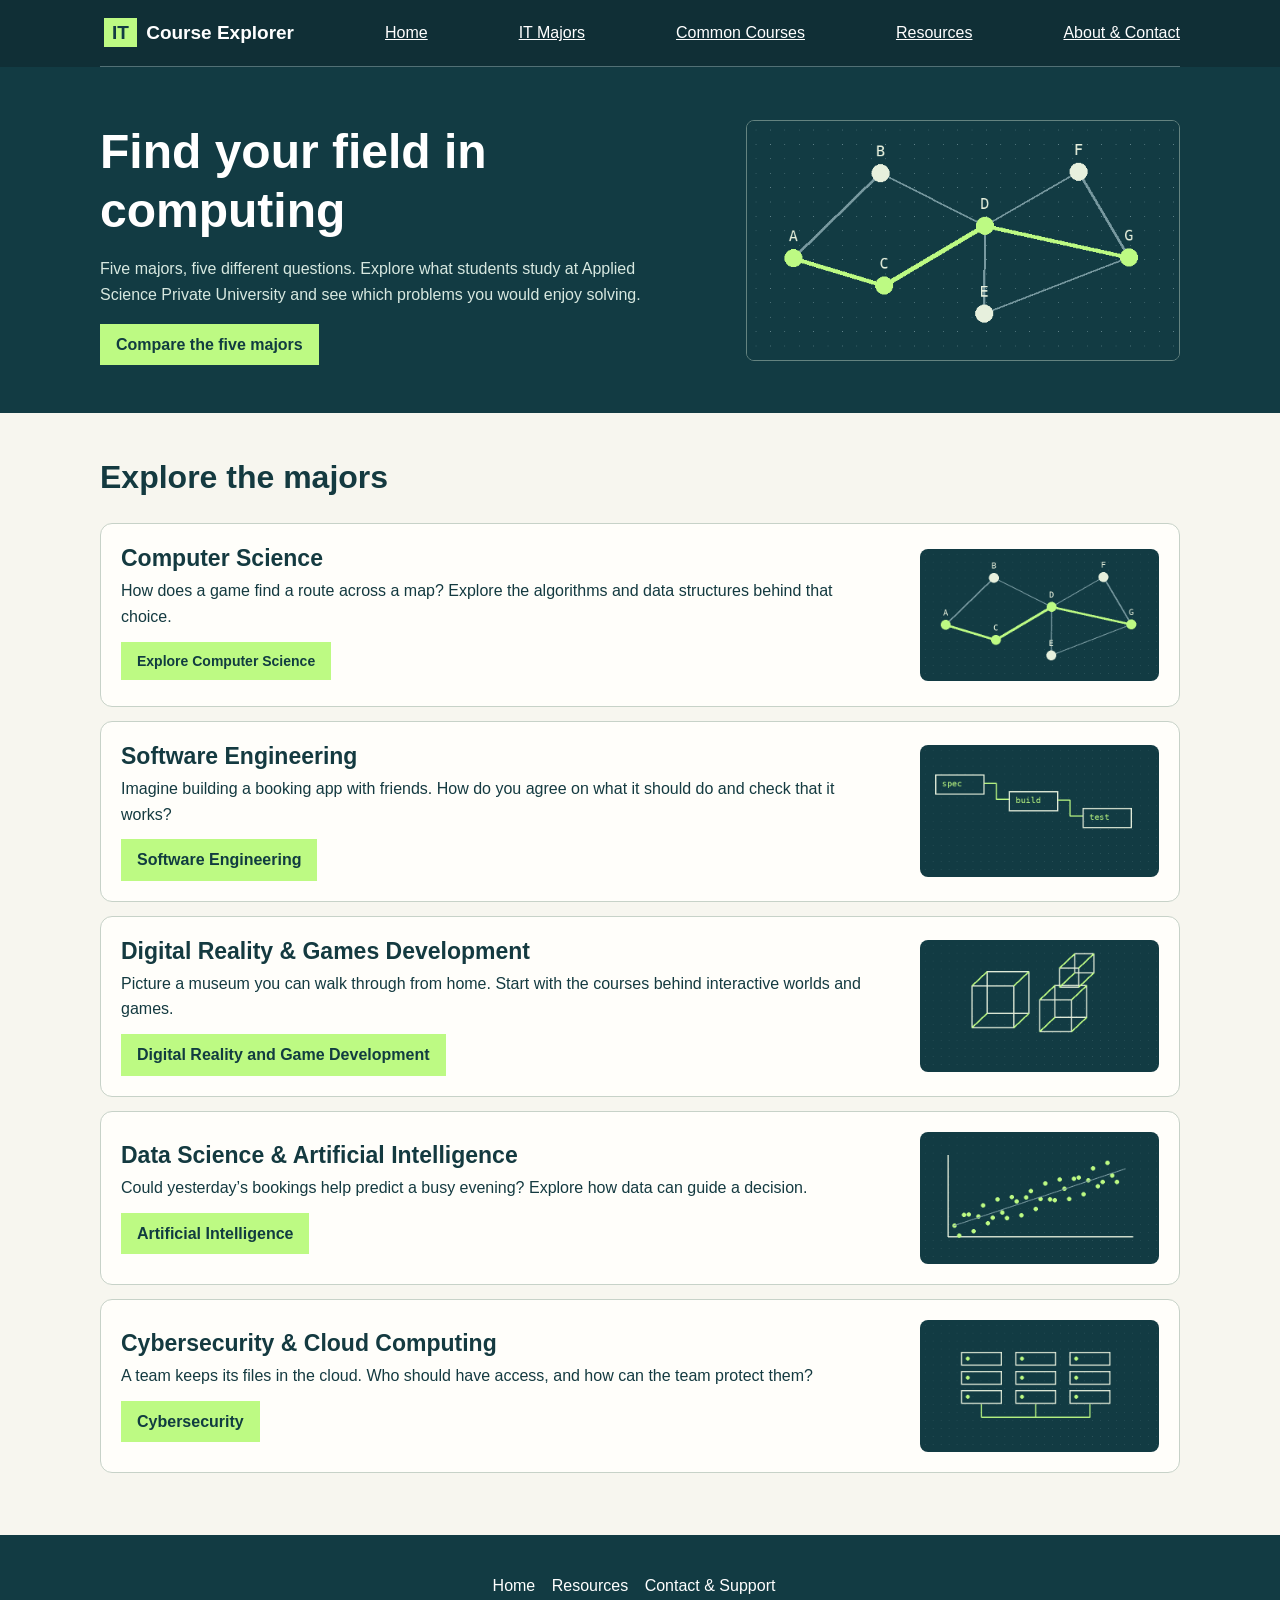
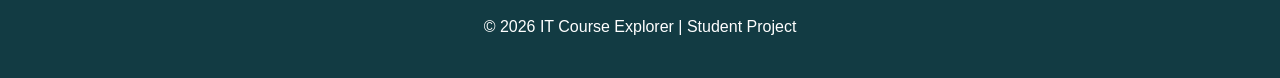
<file: index.html>
<!DOCTYPE html>
<html lang="en">
    <head>
        <meta charset="UTF-8">
        <title>Find your field in computing | IT Course Explorer</title>
        <link rel="stylesheet" href="style.css">
		    <meta name="viewport" content="width=device-width, initial-scale=1">

    </head>
    <body>
        <div class="topbar">
           <nav class="wrap" style="direction: ltr;">

    <a class="brand" id="home-link" href="index.html">
        <b>IT</b> Course Explorer
    </a>

    <a href="index.html">Home</a>
    <a href="#majors">IT Majors</a>
    <a href="common-courses.html">Common Courses</a>
    <a href="resources.html">Resources</a>
    <a href="contact.html">About &amp; Contact</a>

</nav>
        </div>
        <div style="background-color: #123b43; color: white;">
            <div class="hero wrap">
                <div>
                    <h1>Find your field in computing</h1>
                    <p>Five majors, five different questions. Explore what students study at Applied Science Private University and see which problems you would enjoy solving.</p>
                    <a class="action" href="#majors">Compare the five majors</a>
                </div>
                <img src="images/computer-science.png" alt="A map of seven connected points with the route A–C–D–G highlighted.">
            </div>
        </div>
        <div class="wrap" style="padding: 18px 0 48px;">
            <h2 id="majors">Explore the majors</h2>
            <p class="source">
                <!-- هذا مرجع | من برة المادة: أسماء التخصصات الخمسة -->
                <!-- هذا مرجع | من برة المادة: ASU · Directory of IT majors — https://www.asu.edu.jo/en/academic-programs/ -->
            </p>
            <div class="entry">
                <div>
                    <h3>Computer Science</h3>
                    <p>How does a game find a route across a map? Explore the algorithms and data structures behind that choice.</p>
                    <p class="source">
                        <a href="computer-science.html" class="action">Explore Computer Science</a>
                    </p>
                </div>
                <img src="images/computer-science.png" alt="">
            </div>
            <div class="entry">
                <div>
                    <h3>Software Engineering</h3>
                    <p>Imagine building a booking app with friends. How do you agree on what it should do and check that it works?</p>
                    <a href="SoftWear%20E1%20.html" class="action">Software Engineering</a>
                </div>
                <img src="images/software-engineering.png" alt="">
            </div>
            <div class="entry">
                <div>
                    <h3>Digital Reality &amp; Games Development</h3>
                    <p>Picture a museum you can walk through from home. Start with the courses behind interactive worlds and games.</p>
                    <a href="Digital%20Reality%20and%20Game%20Development.html" class="action">Digital Reality and Game Development</a>
                </div>
                <img src="images/game-development.png" alt="">
            </div>
            <div class="entry">
                <div>
                    <h3>Data Science &amp; Artificial Intelligence</h3>
                    <p>Could yesterday’s bookings help predict a busy evening? Explore how data can guide a decision.</p>
                    <a href="ai.html" class="action">Artificial Intelligence</a>
                </div>
                <img src="images/data-science.png" alt="">
            </div>
            <div class="entry">
                <div>
                    <h3>Cybersecurity &amp; Cloud Computing</h3>
                    <p>A team keeps its files in the cloud. Who should have access, and how can the team protect them?</p>
                    <a href="cybersecurity.html" class="action">Cybersecurity</a>
                </div>
                <br>
                <img src="images/cybersecurity.png" alt="">
            </div>
        </div>
		 <!-- Footer -->
    <div class="it-footer">

        <p>

            <a href="index.html">Home</a>

            <a href="resources.html">Resources</a>


            <a href="contact.html">Contact &amp; Support</a>

        </p>

        <p>
            &copy; 2026 IT Course Explorer | Student Project
        </p>

    </div>

    </body>
</html>
</file>
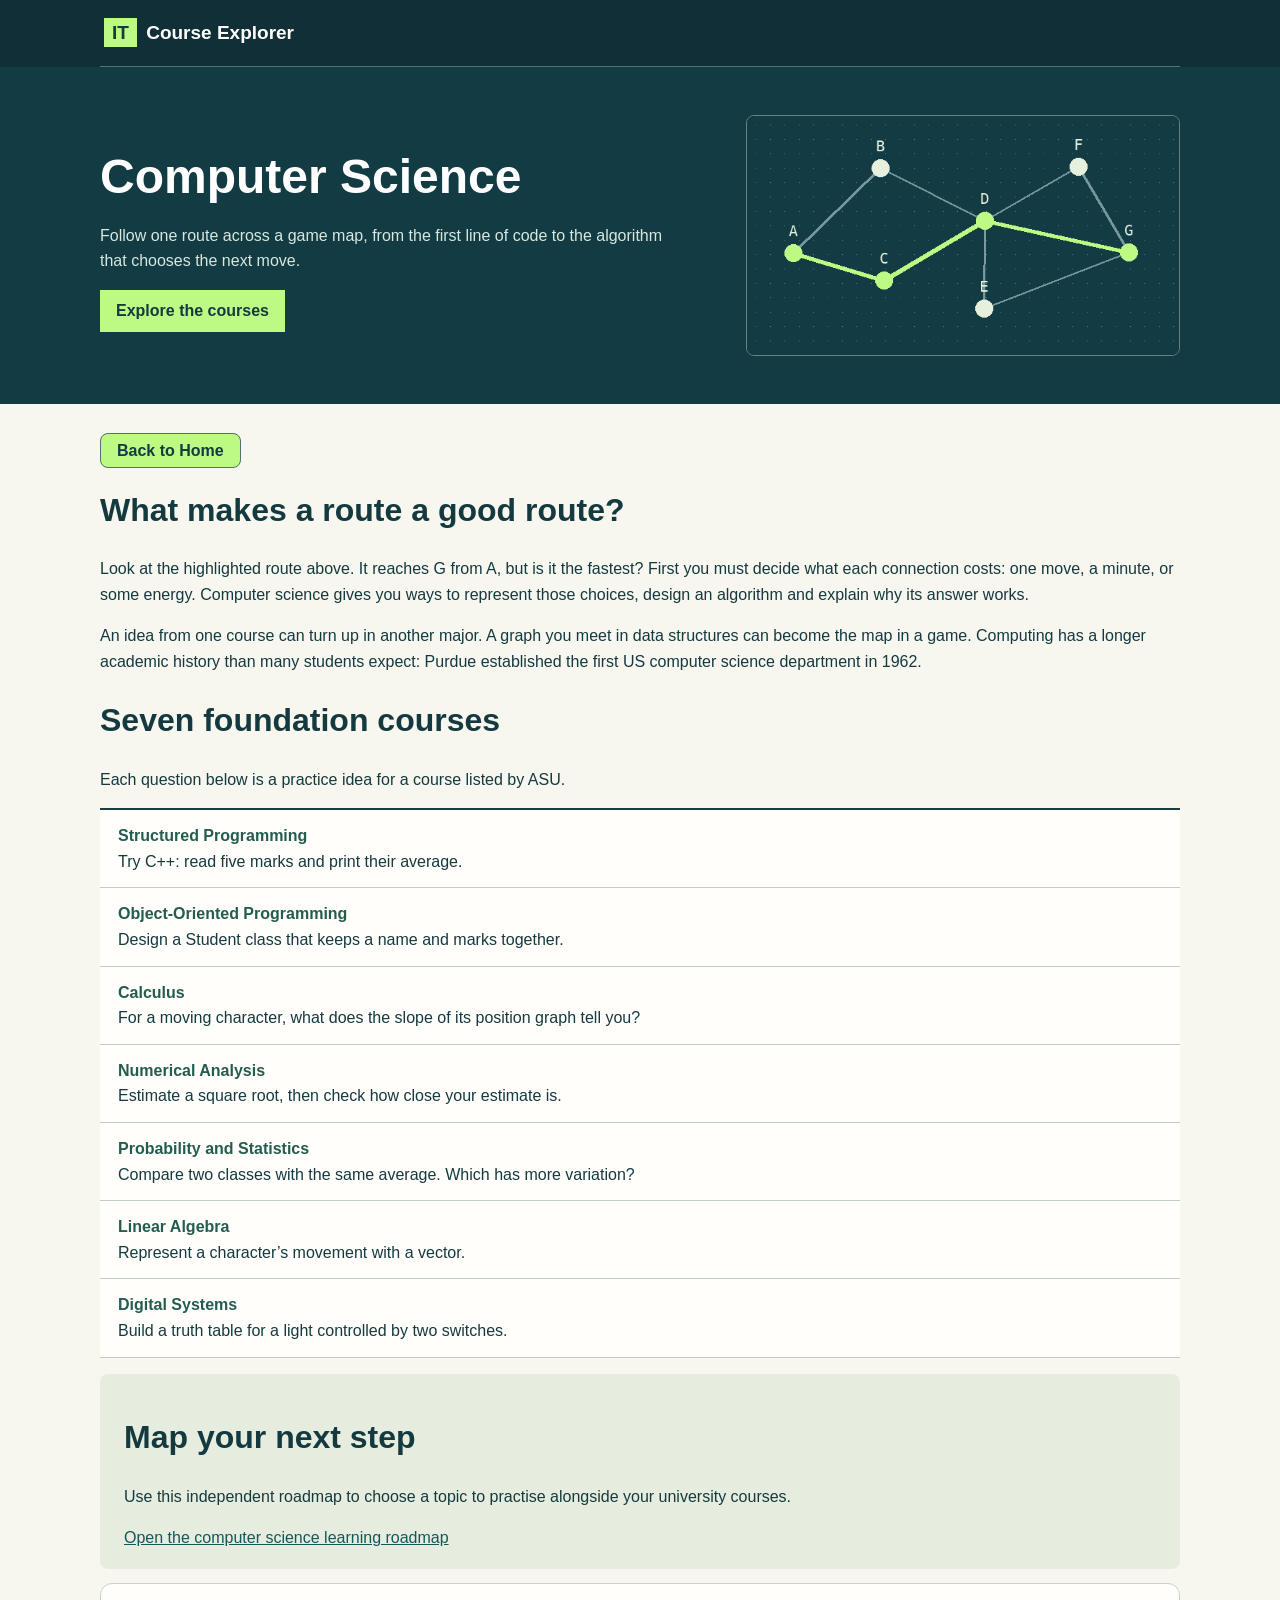
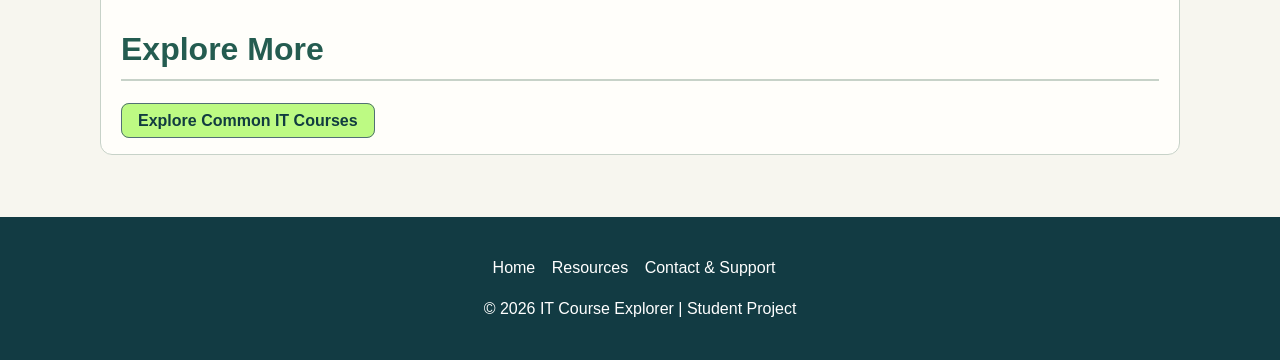
<file: computer-science.html>
<!DOCTYPE html>
<html lang="en">
    <head>
        <meta charset="UTF-8">
		    <meta name="viewport" content="width=device-width, initial-scale=1">

        <title>Computer Science | IT Course Explorer</title>
        <link rel="stylesheet" href="style.css">
    </head>
    <body>
        <div class="topbar">
            <nav class="wrap" style="direction: ltr;">
                <a class="brand" id="home-link" href="index.html">
                    <b>IT</b> Course Explorer</a>
            </nav>
        </div>
        <div style="background-color: #123b43; color: white;">
            <div class="hero wrap">
                <div>
                    <h1>Computer Science</h1>
                    <p>Follow one route across a game map, from the first line of code to the algorithm that chooses the next move.</p>
                    <a class="action" href="#courses">Explore the courses</a>
                </div>
                <img src="images/computer-science.png" alt="A map of seven connected points with the route A–C–D–G highlighted.">
            </div>
        </div>
        <div class="wrap" style="padding: 18px 0 48px;">
          
        <p>
            <a class="it-button" href="index.html">
                Back to Home
            </a>
        </p>

            <h2>What makes a route a good route?</h2>
            <p>Look at the highlighted route above. It reaches G from A, but is it the fastest? First you must decide what each connection costs: one move, a minute, or some energy. Computer science gives you ways to represent those choices, design an algorithm and explain why its answer works. <!-- هذا مرجع | من برة المادة: أسس علم الحاسوب والخوارزميات -->
                <!-- هذا مرجع | من برة المادة: ACM — https://ccecc.acm.org/guidance -->
            </p>
            <p>An idea from one course can turn up in another major. A graph you meet in data structures can become the map in a game. Computing has a longer academic history than many students expect: Purdue established the first US computer science department in 1962. <!-- هذا مرجع | من برة المادة: سنة تأسيس أول قسم أمريكي -->
                <!-- هذا مرجع | من برة المادة: Purdue · Department history — https://cs.purdue.edu/history/ -->
            </p>
            <h2 id="courses">Seven foundation courses</h2>
            <p>Each question below is a practice idea for a course listed by ASU. <!-- هذا مرجع | من برة المادة: أسماء المواد الرسمية؛ أمثلة التدريب من إعداد المشروع -->
                <!-- هذا مرجع | من برة المادة: View ASU’s CS course list — https://asu.edu.jo/en/college_program/computer-science/courses/ -->
            </p>
            <ul class="courses">
                <li>
                    <strong>Structured Programming</strong>
                    <br>Try C++: read five marks and print their average.</li>
                <li>
                    <strong>Object-Oriented Programming</strong>
                    <br>Design a Student class that keeps a name and marks together.</li>
                <li>
                    <strong>Calculus</strong>
                    <br>For a moving character, what does the slope of its position graph tell you?</li>
                <li>
                    <strong>Numerical Analysis</strong>
                    <br>Estimate a square root, then check how close your estimate is.</li>
                <li>
                    <strong>Probability and Statistics</strong>
                    <br>Compare two classes with the same average. Which has more variation?</li>
                <li>
                    <strong>Linear Algebra</strong>
                    <br>Represent a character’s movement with a vector.</li>
                <li>
                    <strong>Digital Systems</strong>
                    <br>Build a truth table for a light controlled by two switches.</li>
            </ul>
            <div class="resources" id="resources">
                <h2>Map your next step</h2>
                <p>Use this independent roadmap to choose a topic to practise alongside your university courses.</p>
                <!-- هذا مرجع | من برة المادة: خارطة تعلم مستقلة -->
                <a href="https://roadmap.sh/computer-science">Open the computer science learning roadmap</a>
            </div>
        
		 <div class="it-panel">
            <h2>Explore More</h2>

          
                <a href="common-courses.html" class="it-button">
                    Explore Common IT Courses
                </a>
            
           
				
			
        </div>
		</div>
		 <!-- Footer -->
    <div class="it-footer">

        <p>

            <a href="index.html">Home</a>

          <a href="resources.html">Resources</a>


            <a href="contact.html">Contact &amp; Support</a>

        </p>

        <p>
            &copy; 2026 IT Course Explorer | Student Project
        </p>

    </div>

    </body>
</html>
</file>
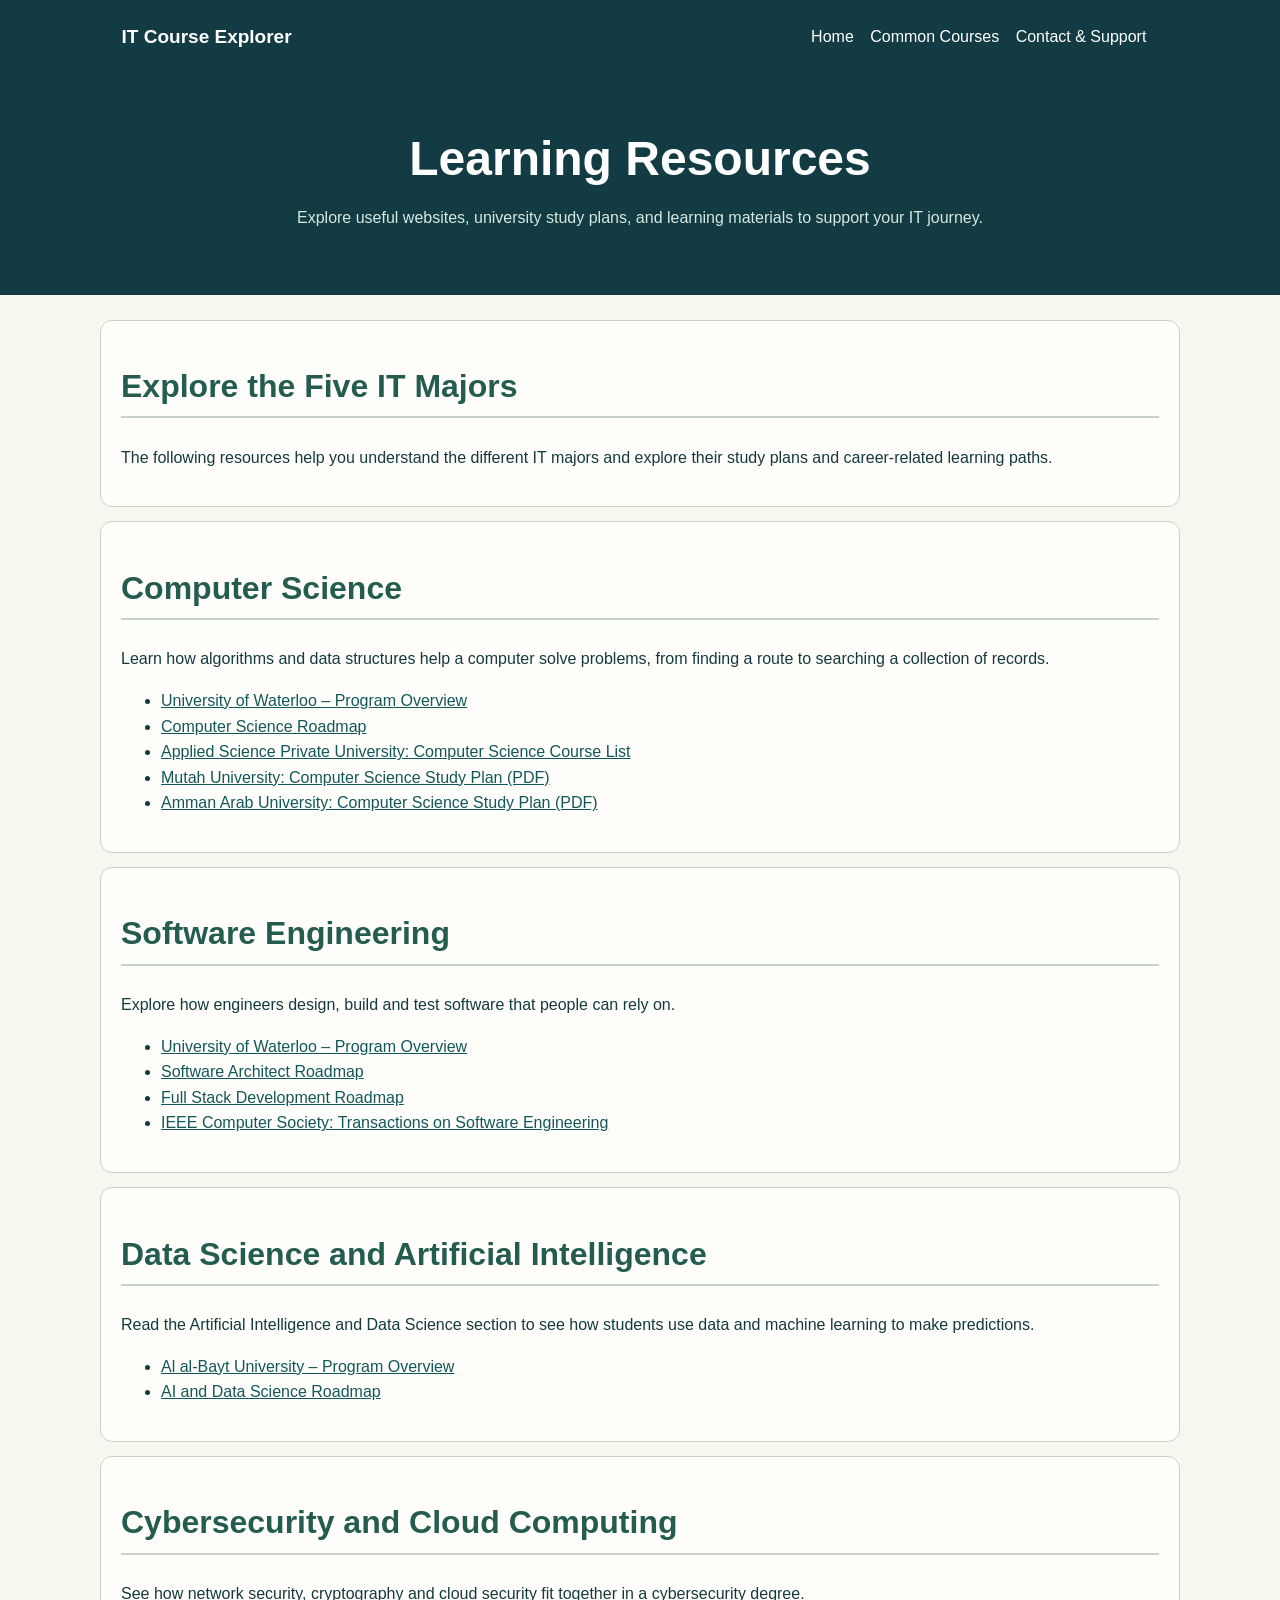
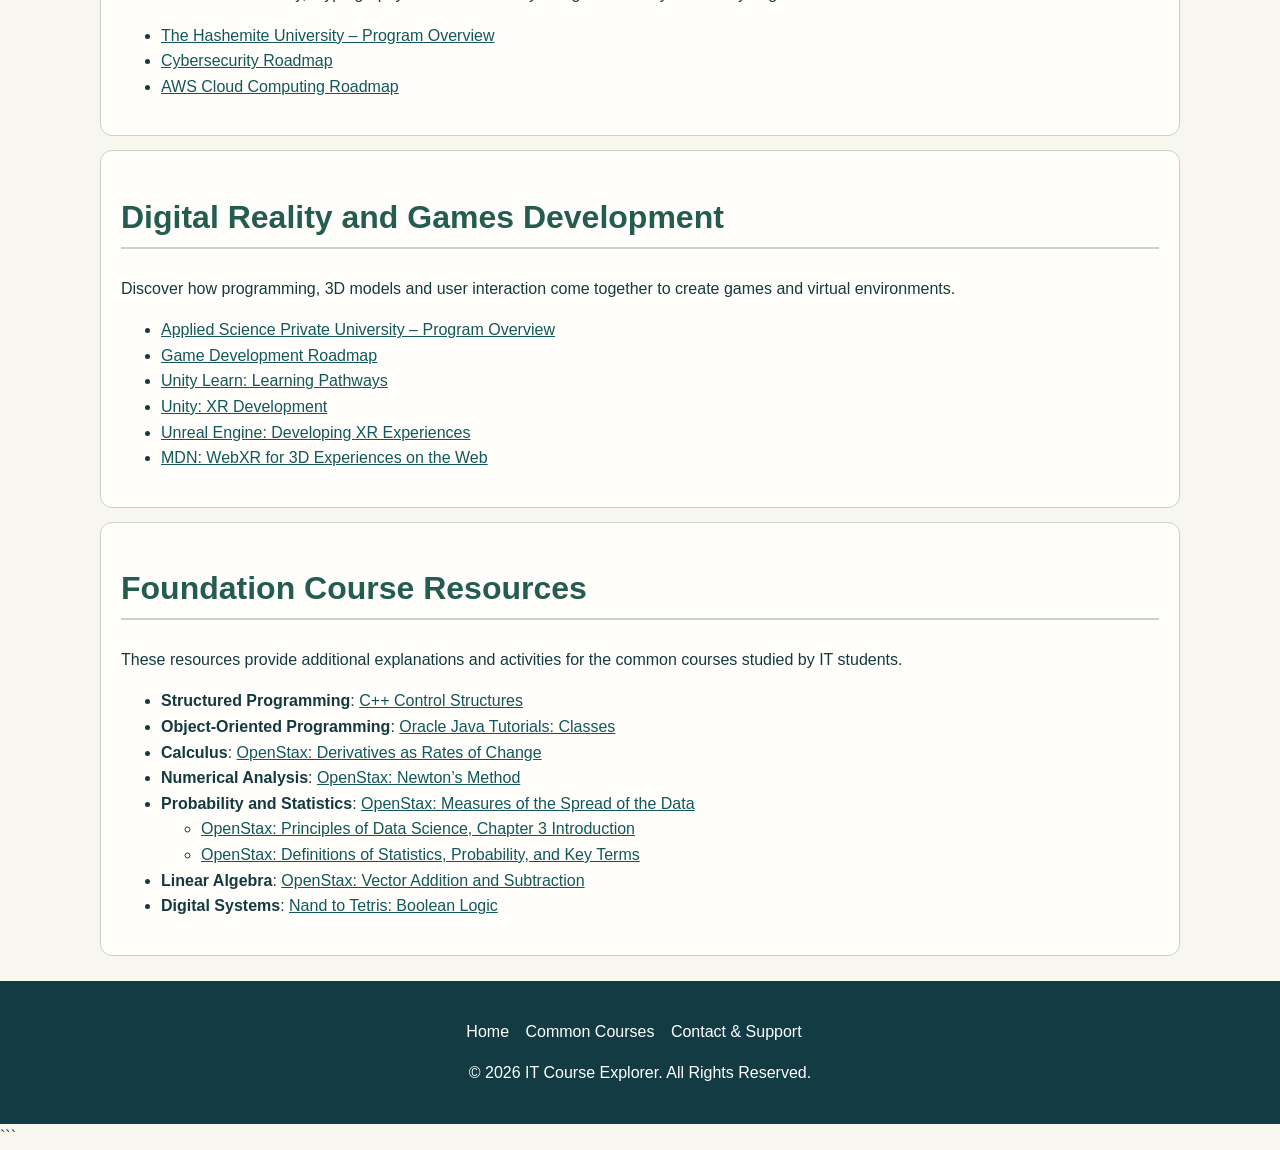
<file: resources.html>
<!DOCTYPE html>
<html lang="en">

<head>
    <meta charset="UTF-8">
    <meta name="viewport" content="width=device-width, initial-scale=1">
    <title>Resources | IT Course Explorer</title>
    <link rel="stylesheet" href="style.css">
</head>

<body>

    <!-- Navigation -->
    <div class="it-nav">
        <div class="wrap">
            <a class="brand" href="index.html">IT Course Explorer</a>

            <div>
                <a href="index.html">Home</a>
                <a href="common-courses.html">Common Courses</a>
                <a href="contact.html">Contact &  Support</a>
            </div>
        </div>
    </div>


    <!-- Page Header -->
    <div class="it-hero">
        <h1>Learning Resources</h1>
        <p>
            Explore useful websites, university study plans,
            and learning materials to support your IT journey.
        </p>
    </div>


    <!-- Main Content -->
    <div class="it-content">

        <!-- IT Majors -->
        <div class="it-panel">
            <h2>Explore the Five IT Majors</h2>

            <p>
                The following resources help you understand the
                different IT majors and explore their study plans
                and career-related learning paths.
            </p>
        </div>


        <!-- Computer Science -->
        <div class="it-panel">
            <h2>Computer Science</h2>

            <p>
                Learn how algorithms and data structures help a
                computer solve problems, from finding a route to
                searching a collection of records.
            </p>

            <ul>
                <!-- هذا مرجع: University of Waterloo -->
                <li>
                    <a href="https://uwaterloo.ca/future-students/programs/computer-science">
                        University of Waterloo – Program Overview
                    </a>
                </li>

                <!-- هذا مرجع: Computer Science Roadmap -->
                <li>
                    <a href="https://roadmap.sh/computer-science">
                        Computer Science Roadmap
                    </a>
                </li>

                <!-- هذا مرجع: Applied Science Private University -->
                <li>
                    <a href="https://staging.asu.edu.jo/en/college_program/computer-science/courses/">
                        Applied Science Private University: Computer Science Course List
                    </a>
                </li>

                <!-- هذا مرجع: Mutah University -->
                <li>
                    <a href="https://it.mutah.edu.jo/StudyPlans/CS_studyPlan_English.pdf">
                        Mutah University: Computer Science Study Plan (PDF)
                    </a>
                </li>

                <!-- هذا مرجع: Amman Arab University -->
                <li>
                    <a href="https://www.aau.edu.jo/sites/default/files/2025-11/Computer%20Science.pdf">
                        Amman Arab University: Computer Science Study Plan (PDF)
                    </a>
                </li>
            </ul>
        </div>


        <!-- Software Engineering -->
        <div class="it-panel">
            <h2>Software Engineering</h2>

            <p>
                Explore how engineers design, build and test
                software that people can rely on.
            </p>

            <ul>
                <!-- هذا مرجع: University of Waterloo -->
                <li>
                    <a href="https://uwaterloo.ca/future-students/programs/software-engineering">
                        University of Waterloo – Program Overview
                    </a>
                </li>

                <!-- هذا مرجع: Software Architect Roadmap -->
                <li>
                    <a href="https://roadmap.sh/software-architect">
                        Software Architect Roadmap
                    </a>
                </li>

                <!-- هذا مرجع: Full Stack Development Roadmap -->
                <li>
                    <a href="https://roadmap.sh/full-stack">
                        Full Stack Development Roadmap
                    </a>
                </li>

                <!-- هذا مرجع: IEEE Computer Society -->
                <li>
                    <a href="https://www.computer.org/csdl/journal/ts/">
                        IEEE Computer Society: Transactions on Software Engineering
                    </a>
                </li>
            </ul>
        </div>


        <!-- AI and Data Science -->
        <div class="it-panel">
            <h2>Data Science and Artificial Intelligence</h2>

            <p>
                Read the Artificial Intelligence and Data Science
                section to see how students use data and machine
                learning to make predictions.
            </p>

            <ul>
                <!-- هذا مرجع: Al al-Bayt University -->
                <li>
                    <a href="https://www.aabu.edu.jo/en/collegesandinstitutes/it/departments/cs/pages/bachelorprog.aspx">
                        Al al-Bayt University – Program Overview
                    </a>
                </li>

                <!-- هذا مرجع: AI and Data Science Roadmap -->
                <li>
                    <a href="https://roadmap.sh/ai-data-scientist">
                        AI and Data Science Roadmap
                    </a>
                </li>
            </ul>
        </div>


        <!-- Cybersecurity -->
        <div class="it-panel">
            <h2>Cybersecurity and Cloud Computing</h2>

            <p>
                See how network security, cryptography and cloud
                security fit together in a cybersecurity degree.
            </p>

            <ul>
                <!-- هذا مرجع: The Hashemite University -->
                <li>
                    <a href="https://hu.edu.jo/en/facnew/dept/index.aspx?deptid=67050000&amp;t=0&amp;typ=355">
                        The Hashemite University – Program Overview
                    </a>
                </li>

                <!-- هذا مرجع: Cybersecurity Roadmap -->
                <li>
                    <a href="https://roadmap.sh/cyber-security">
                        Cybersecurity Roadmap
                    </a>
                </li>

                <!-- هذا مرجع: AWS Cloud Computing Roadmap -->
                <li>
                    <a href="https://roadmap.sh/aws">
                        AWS Cloud Computing Roadmap
                    </a>
                </li>
            </ul>
        </div>


        <!-- Digital Reality and Game Development -->
        <div class="it-panel">
            <h2>Digital Reality and Games Development</h2>

            <p>
                Discover how programming, 3D models and user
                interaction come together to create games and
                virtual environments.
            </p>

            <ul>
                <!-- هذا مرجع: Applied Science Private University -->
                <li>
                    <a href="https://staging.asu.edu.jo/en/college_program/extended-reality-and-games-development/">
                        Applied Science Private University – Program Overview
                    </a>
                </li>

                <!-- هذا مرجع: Game Development Roadmap -->
                <li>
                    <a href="https://roadmap.sh/game-developer">
                        Game Development Roadmap
                    </a>
                </li>

                <!-- هذا مرجع: Unity Learn -->
                <li>
                    <a href="https://learn.unity.com/pathways">
                        Unity Learn: Learning Pathways
                    </a>
                </li>

                <!-- هذا مرجع: Unity XR Development -->
                <li>
                    <a href="https://unity.com/solutions/xr">
                        Unity: XR Development
                    </a>
                </li>

                <!-- هذا مرجع: Unreal Engine -->
                <li>
                    <a href="https://dev.epicgames.com/documentation/en-us/unreal-engine/developing-for-xr-experiences-in-unreal-engine">
                        Unreal Engine: Developing XR Experiences
                    </a>
                </li>

                <!-- هذا مرجع: MDN WebXR -->
                <li>
                    <a href="https://developer.mozilla.org/en-US/docs/Games/Techniques/3D_on_the_web/WebXR">
                        MDN: WebXR for 3D Experiences on the Web
                    </a>
                </li>
            </ul>
        </div>


        <!-- Foundation Courses -->
        <div class="it-panel">
            <h2>Foundation Course Resources</h2>

            <p>
                These resources provide additional explanations
                and activities for the common courses studied
                by IT students.
            </p>

            <ul>
                <!-- هذا مرجع: Structured Programming -->
                <li>
                    <strong>Structured Programming</strong>:
                    <a href="https://cplusplus.com/doc/tutorial/control/">
                        C++ Control Structures
                    </a>
                    <br>
             
                </li>

                <!-- هذا مرجع: Object-Oriented Programming -->
                <li>
                    <strong>Object-Oriented Programming</strong>:
                    <a href="https://docs.oracle.com/javase/tutorial/java/javaOO/classes.html">
                        Oracle Java Tutorials: Classes
                    </a>
                    <br>
                </li>

                <!-- هذا مرجع: Calculus -->
                <li>
                    <strong>Calculus</strong>:
                    <a href="https://openstax.org/books/calculus-volume-1/pages/3-4-derivatives-as-rates-of-change">
                        OpenStax: Derivatives as Rates of Change
                    </a>
                    <br>
            
                </li>

                <!-- هذا مرجع: Numerical Analysis -->
                <li>
                    <strong>Numerical Analysis</strong>:
                    <a href="https://openstax.org/books/calculus-volume-1/pages/4-9-newtons-method">
                        OpenStax: Newton’s Method
                    </a>
                    <br>
                
                </li>

                <!-- هذا مرجع: Probability and Statistics -->
                <li>
                    <strong>Probability and Statistics</strong>:
                    <a href="https://openstax.org/books/introductory-statistics-2e/pages/2-7-measures-of-the-spread-of-the-data">
                        OpenStax: Measures of the Spread of the Data
                    </a>
                    <br>
             

                    <ul>
                        <!-- هذا مرجع: OpenStax Data Science -->
                        <li>
                            <a href="https://openstax.org/books/principles-data-science/pages/3-introduction">
                                OpenStax: Principles of Data Science, Chapter 3 Introduction
                            </a>
                        </li>

                        <!-- هذا مرجع: OpenStax Statistics -->
                        <li>
                            <a href="https://openstax.org/books/statistics/pages/1-1-definitions-of-statistics-probability-and-key-terms">
                                OpenStax: Definitions of Statistics, Probability, and Key Terms
                            </a>
                        </li>
                    </ul>
                </li>

                <!-- هذا مرجع: Linear Algebra -->
                <li>
                    <strong>Linear Algebra</strong>:
                    <a href="https://openstax.org/books/college-physics/pages/3-2-vector-addition-and-subtraction-graphical-methods">
                        OpenStax: Vector Addition and Subtraction
                    </a>
                    <br>
                
                </li>

                <!-- هذا مرجع: Digital Systems -->
                <li>
                    <strong>Digital Systems</strong>:
                    <a href="https://www.nand2tetris.org/project01">
                        Nand to Tetris: Boolean Logic
                    </a>
                    <br>
                 
                </li>
            </ul>
        </div>


      


      

    </div>


    <!-- Footer -->
    <div class="it-footer">
        <p>
            <a href="index.html">Home</a>
            <a href="common-courses.html">Common Courses</a>
           
            <a href="contact.html">Contact & Support</a>
        </p>

        <p>© 2026 IT Course Explorer. All Rights Reserved.</p>
    </div>

</body>
</html>
```
</file>
<file: style.css>
```css
/* General Page Style */

* {
    box-sizing: border-box;
} /* من برة المادة: يجعل حساب العرض يشمل المحتوى والحشو والحدود */

html {
    scroll-behavior: smooth;
} /* من برة المادة: يجعل الانتقال بين أقسام الصفحة سلساً */

body {
    margin: 0;
    background: #f7f6ef;
    color: #143a40;
    font-family: Arial, Tahoma, sans-serif;
    line-height: 1.6;
} /* من برة المادة: line-height يتحكم بالمسافة بين السطور */

.wrap {
    width: 90%;
    max-width: 1080px;
    margin: 0 auto;
} /* من برة المادة: max-width يحدد أقصى عرض للمحتوى */


/* Main Header and Navigation */

.topbar {
    background-color: #102f36;
}

header {
    background: #123b43;
    color: white;
}

nav, .hero, .entry, footer .wrap {
    display: flex;
    align-items: center;
    justify-content: space-between;
    gap: 24px;
} /* من برة المادة: Flex يرتب العناصر بجانب بعضها وgap يحدد المسافة بينها */

nav {
    padding: 18px 0;
    border-bottom: 1px solid #527075;
}

nav a, footer a {
    color: white;
}

a {
    color: #12585a;
}

a:hover {
    color: #9a4527;
}

header a:hover, footer a:hover {
    color: #bdfa83;
}

.brand {
    font-weight: bold;
    text-decoration: none;
    font-size: 19px;
}

.brand b {
    background: #bdfa83;
    color: #123b43;
    padding: 4px 8px;
    margin: 0 4px;
}

.language {
    background: #c2f295;
    color: #123b43;
    border: 2px solid #c2f295;
    border-radius: 8px;
    padding: 8px 12px;
    font: bold 15px Arial, sans-serif;
}

.language:hover {
    background: white;
}

.language:focus, a:focus {
    outline: 3px solid #de8548;
} /* من برة المادة: يظهر إطاراً حول العنصر عند تحديده بلوحة المفاتيح */


/* Hero Section */

.hero {
    padding: 48px 0;
}

.hero div {
    max-width: 570px;
} /* من برة المادة: يحدد أقصى عرض للنص */

.hero img {
    width: 40%;
    border-radius: 8px;
    border: 1px solid #648380;
}

h1, h2, h3 {
    line-height: 1.22;
} /* من برة المادة: يتحكم بالمسافة بين أسطر العناوين */

h1 {
    font-size: 48px;
    margin: 8px 0;
}

h2 {
    font-size: 32px;
}

h3 {
    font-size: 23px;
    margin: 0;
}

.hero p {
    color: #d7e8e0;
}

.action {
    display: inline-block;
    background: #bdfa83;
    color: #113c40;
    padding: 8px 16px;
    text-decoration: none;
    font-weight: bold;
} /* من برة المادة: inline-block يسمح بتحديد المساحة الداخلية مع بقاء العنصر ضمن السطر */

.action:hover {
    background: #d5fbb5;
    color: #113c40;
}


/* Main Content */

main {
    padding: 18px 0 48px;
}

.entry {
    padding: 20px;
    border: 1px solid #c7d2c8;
    border-radius: 12px;
    margin: 14px 0;
    background: #fffefa;
}

.entry img {
    width: 23%;
    border-radius: 8px;
}

.entry div {
    width: 72%;
}

.entry p {
    margin: 6px 0;
}

.entry h3 a {
    color: #143a40;
    text-decoration: none;
}

.entry h3 a:hover {
    text-decoration: underline;
}

.entry .action {
    margin-top: 6px;
}


/* Courses List */

.courses {
    border-top: 2px solid #173f43;
    padding: 0;
    list-style: none;
}

.courses li {
    background: #fffefa;
    border-bottom: 1px solid #c1ccc2;
    padding: 13px 18px;
}

.courses strong {
    color: #245c50;
}


/* Resources Section */

.resources {
    padding: 18px 24px;
    background: #e6eddf;
    border-radius: 8px;
}

.source {
    font-size: 14px;
}


/* Buttons */

button, .course-btn, .it-button {
    background: #bdfa83;
    color: #113c40;
    padding: 8px 16px;
    border: 1px solid #527075;
    border-radius: 8px;
    text-decoration: none;
    font-weight: bold;
}

button:hover, .course-btn:hover, .it-button:hover {
    background: #d5fbb5;
    color: #113c40;
}


/* Shared Navigation for Inner Pages */

.it-nav {
    background: #123b43;
    color: white;
    padding: 22px 5%;
}

.it-nav a {
    color: white;
    text-decoration: none;
    margin-right: 12px;
}

.it-nav a:hover {
    color: #bdfa83;
}

.it-nav .wrap {
    display: flex; /* من برة المادة: يرتب عناصر القائمة بجانب بعضها */
    align-items: center;
    justify-content: space-between;
    gap: 24px; /* من برة المادة: يحدد المسافة بين العناصر */
}


/* Inner Page Hero */

.it-hero {
    background: #123b43;
    color: white;
    padding: 48px 5%;
    text-align: center;
}

.it-hero p {
    color: #d7e8e0;
}

/* من برة المادة: class highlight يحدد الفقرات التي تحتاج لوناً مختلفاً */
.it-hero .highlight {
    color: #bdfa83;
}

.it-hero img {
    width: 100%;
    max-width: 400px; /* من برة المادة: يمنع الصورة من تجاوز العرض المحدد */
    height: auto; /* من برة المادة: يحافظ على تناسب أبعاد الصورة */
    border-radius: 8px;
    border: 1px solid #648380;
}


/* Inner Page Content */

.it-content {
    width: 90%;
    max-width: 1080px; /* من برة المادة: يحدد أقصى عرض للمحتوى */
    margin: 25px auto;
}

.it-panel {
    background: #fffefa;
    border: 1px solid #c7d2c8;
    border-radius: 12px;
    padding: 20px;
    margin: 14px 0;
}

.it-panel h2 {
    color: #245c50;
    border-bottom: 2px solid #c7d2c8;
    padding-bottom: 10px;
}

.it-panel h3 {
    color: #245c50;
    margin: 18px 0 10px;
}

.it-panel nav {
    display: flex; /* من برة المادة: يرتب الروابط بجانب بعضها */
    flex-wrap: wrap; /* من برة المادة: ينقل الروابط للسطر التالي عند ضيق المساحة */
    gap: 12px; /* من برة المادة: يحدد المسافة بين الروابط */
    padding: 10px 0;
    border: 0;
}

.it-panel nav a {
    color: #12585a;
}

.it-panel img {
    max-width: 100%; /* من برة المادة: يمنع الصورة من الخروج عن حدود الحاوية */
    height: auto; /* من برة المادة: يحافظ على تناسب أبعاد الصورة */
    border-radius: 8px;
}

.it-panel table {
    width: 100%;
    border-collapse: collapse;
}

.it-panel th {
    background: #123b43;
    color: white;
}

.it-panel td, .it-panel th {
    border: 1px solid #c7d2c8;
    padding: 8px;
    text-align: left;
}

.it-field {
    width: 90%;
    padding: 8px;
    border: 1px solid #8da5a4;
    font-size: 16px;
}

.it-road {
    background: #e6eddf;
    padding: 15px;
    text-align: center;
    font-weight: bold;
}


/* Quiz Section */

.quiz {
    background: #e6eddf;
    padding: 18px;
    border-radius: 8px;
    margin-top: 20px;
}

.quiz h3 {
    color: #245c50;
}


/* Matrix Section */

.matrix-section {
    display: flex; /* من برة المادة: يرتب العناصر بجانب بعضها */
    align-items: center;
    gap: 30px; /* من برة المادة: يحدد المسافة بين العناصر */
    margin-top: 30px;
}

.matrix-text {
    flex: 1; /* من برة المادة: يجعل النص يأخذ مساحة متاحة */
}

.matrix-example {
    flex: 1; /* من برة المادة: يجعل الجدول يأخذ مساحة متاحة */
    text-align: center;
}

.matrix-example table {
    width: 100%;
    border-collapse: collapse;
    text-align: center;
}

.matrix-example th,
.matrix-example td {
    border: 1px solid #245c50;
    padding: 15px;
    font-size: 18px;
}

.matrix-example th {
    background-color: #e6eddf;
    color: #245c50;
}

.matrix-example td {
    background-color: #fffefa;
    color: #143a40;
}


/* Digital Systems Section */

.digital-section {
    display: flex; /* من برة المادة: يرتب العناصر بجانب بعضها */
    align-items: center;
    gap: 30px; /* من برة المادة: يحدد المسافة بين العناصر */
    margin-top: 30px;
}

.digital-text {
    flex: 1; /* من برة المادة: يجعل النص يأخذ مساحة متاحة */
}

.binary-example {
    flex: 1; /* من برة المادة: يجعل الجدول يأخذ مساحة متاحة */
    text-align: center;
}

.binary-example table {
    width: 100%;
    border-collapse: collapse;
}

.binary-example th,
.binary-example td {
    border: 1px solid #245c50;
    padding: 12px;
    font-size: 18px;
}

.binary-example th {
    background-color: #e6eddf;
    color: #245c50;
}

.binary-example td {
    background-color: #fffefa;
    color: #143a40;
}


/* Footer */

footer {
    background: #143a40;
    color: white;
    padding: 25px 0;
}

footer .wrap {
    flex-wrap: wrap; /* من برة المادة: يسمح بانتقال العناصر للسطر التالي */
}

.it-footer {
    background: #123b43;
    color: white;
    padding: 22px 5%;
    text-align: center;
}

.it-footer a {
    color: white;
    text-decoration: none;
    margin-right: 12px;
}

.it-footer a:hover {
    color: #bdfa83;
}


/* Logo */

.logo img {
    max-width: 115px; /* من برة المادة: يحدد أقصى عرض للشعار */
    height: auto; /* من برة المادة: يحافظ على تناسب أبعاد الشعار */
}


/* Responsive Design */

@media (max-width: 650px) {

    /* من برة المادة: Media Query يغير التصميم حسب عرض الشاشة */

    .hero {
        flex-direction: column;
        align-items: stretch;
        padding: 22px 0;
    }

    .hero img {
        width: 100%;
    }

    h1 {
        font-size: 36px;
    }

    .entry {
        flex-direction: column;
        align-items: stretch;
        gap: 12px; /* من برة المادة: يحدد المسافة بين العناصر */
    }

    .entry img,
    .entry div {
        width: 100%;
    }

    .entry img {
        max-width: 280px; /* من برة المادة: يحدد أقصى عرض للصورة */
    }

    .brand {
        font-size: 15px;
    }

    .topbar nav {
        gap: 6px; /* من برة المادة: يحدد المسافة بين روابط القائمة */
    }

    .language {
        font-size: 14px;
        padding: 8px;
    }

    .it-nav .wrap {
        flex-direction: column;
        text-align: center;
    }

    .it-nav a {
        margin: 5px;
    }

    .it-hero {
        padding: 25px 5%;
    }

    .it-hero img {
        width: 100%;
    }

    .it-content {
        width: 94%;
    }

    .it-panel {
        padding: 15px;
    }

    .it-panel table {
        font-size: 14px;
    }

    .matrix-section,
    .digital-section {
        flex-direction: column;
        align-items: stretch;
    }

    .matrix-example,
    .binary-example {
        width: 100%;
    }

    .it-footer a {
        margin: 5px;
    }
}
```
</file>
